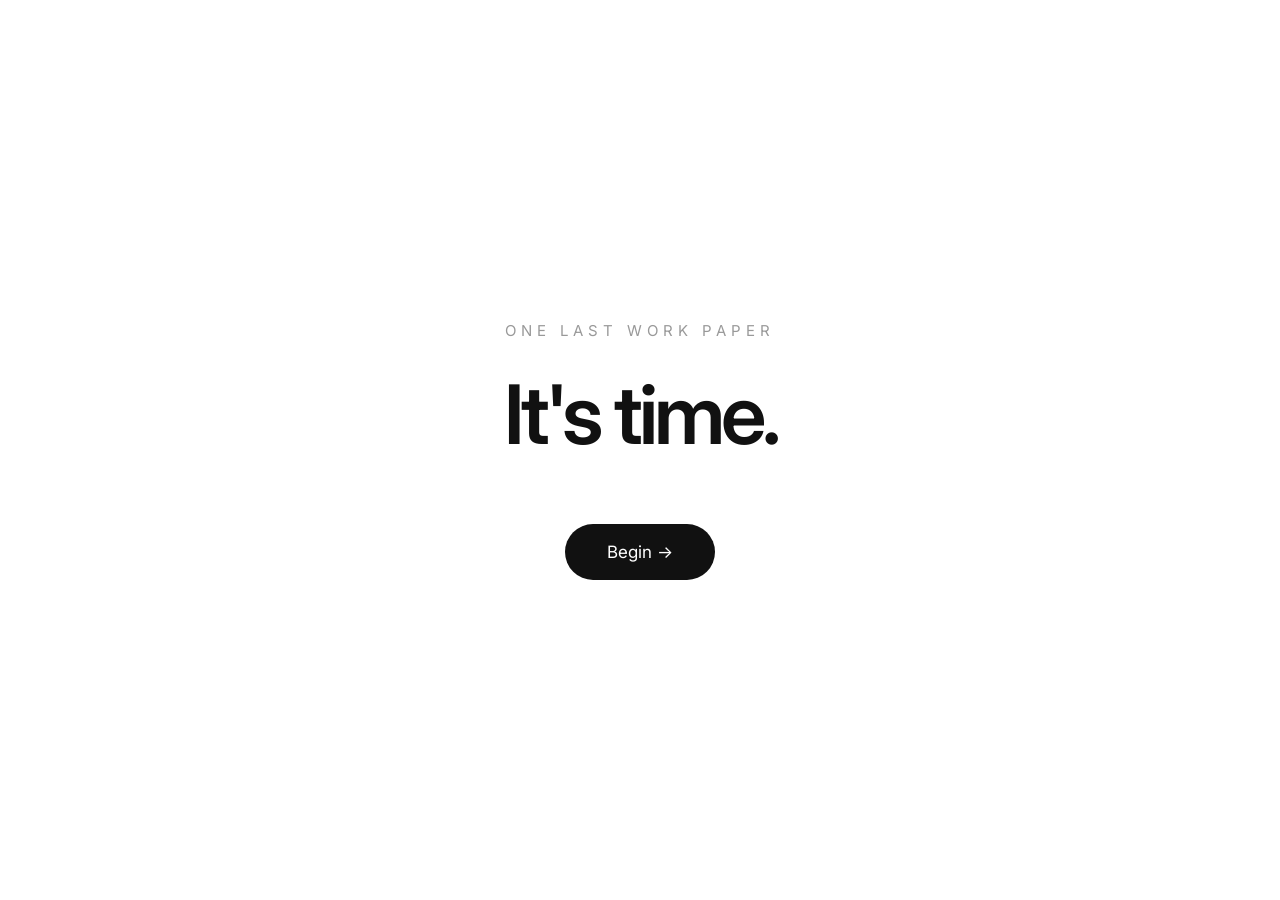
<file: index.html>
<!DOCTYPE html>
<html lang="en">

<head>

<meta charset="UTF-8">

<meta name="viewport" content="width=device-width, initial-scale=1.0">

<title>One Last Work Paper</title>

<link rel="stylesheet" href="style.css">

<link href="https://fonts.googleapis.com/css2?family=Inter:wght@300;400;500;600;700&display=swap" rel="stylesheet">

</head>

<body>

<div class="page">

    <div class="content">

        <p class="small">
            One Last Work Paper
        </p>

        <h1>
            It's time.
        </h1>

        <a href="page2.html" class="button">
            Begin →
        </a>

    </div>

</div>

<script src="script.js"></script>

</body>

</html>
</file>
<file: style.css>
*{
margin:0;
padding:0;
box-sizing:border-box;
}

body{

font-family:'Inter',sans-serif;

background:#ffffff;

color:#111111;

}

.page{

height:100vh;

display:flex;

justify-content:center;

align-items:center;

text-align:center;

padding:40px;

}

.content{

max-width:700px;

animation:fade 1s ease;

}

.small{

font-size:15px;

letter-spacing:5px;

text-transform:uppercase;

color:#999;

margin-bottom:25px;

}

h1{

font-size:82px;

font-weight:600;

letter-spacing:-4px;

margin-bottom:60px;

}

.button{

display:inline-block;

padding:18px 42px;

background:#111;

color:white;

border-radius:999px;

font-size:17px;

transition:.3s;

text-decoration:none;

}

.button:hover{

transform:translateY(-3px);

padding-left:48px;

padding-right:48px;

}

@keyframes fade{

from{

opacity:0;

transform:translateY(20px);

}

to{

opacity:1;

transform:translateY(0);

}

}
</file>
